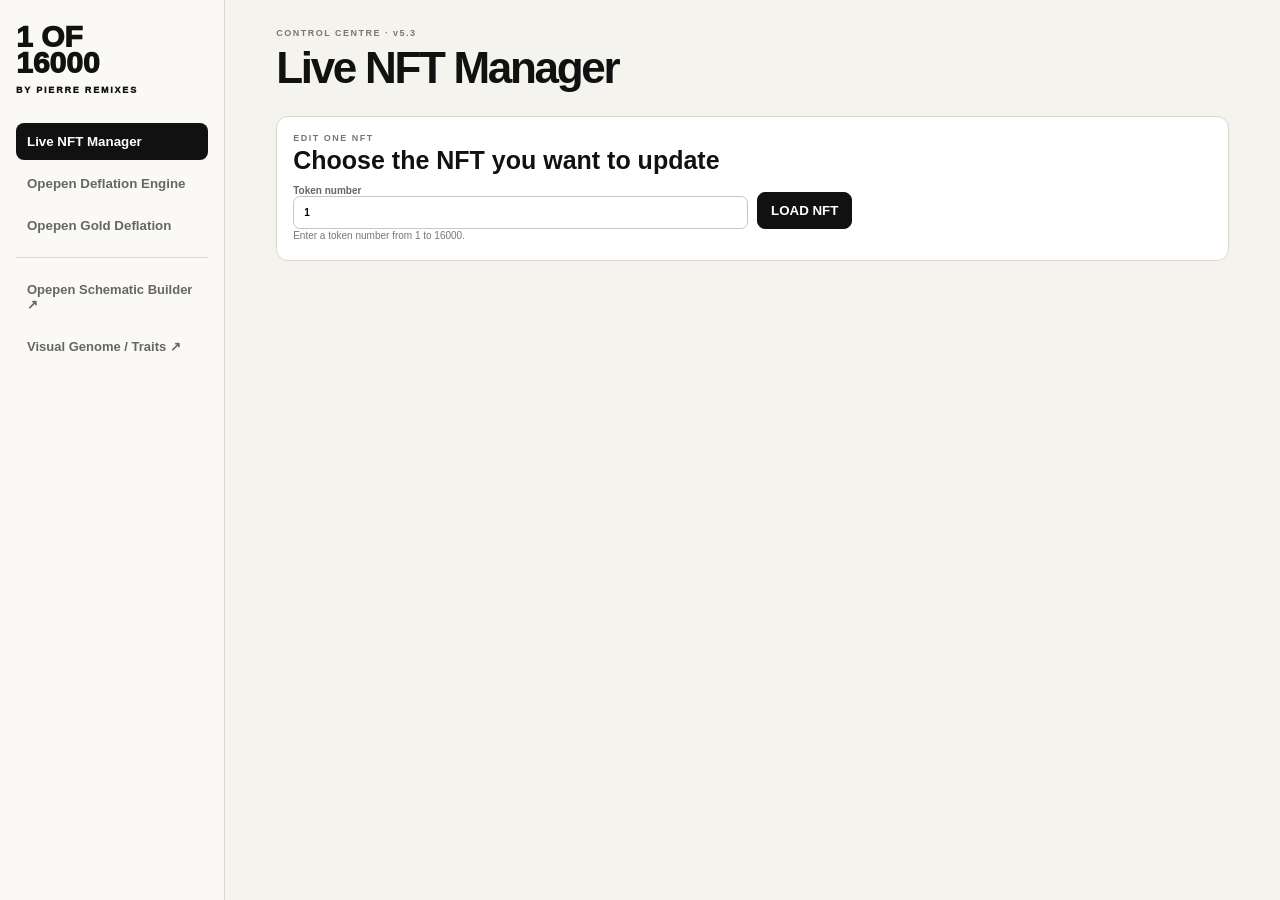
<file: public/index.html>
<!doctype html><html><head><meta charset="utf-8"><meta name="viewport" content="width=device-width,initial-scale=1"><title>1 OF 16000 — Control Centre</title><style>
:root{--bg:#f4f3ee;--card:#fff;--line:#d9d7d0;--ink:#111;--mut:#777;--red:#ff3b30;--green:#9bea00;--blue:#1677ff}*{box-sizing:border-box}body{margin:0;background:var(--bg);color:var(--ink);font:13px Inter,Arial,sans-serif}.app{display:grid;grid-template-columns:225px 1fr;min-height:100vh}.side{padding:24px 16px;border-right:1px solid var(--line);background:#faf9f5;position:sticky;top:0;height:100vh}.logo{font-size:30px;font-weight:950;line-height:.85}.logo small{display:block;font-size:9px;letter-spacing:1.8px;margin-top:12px}.nav{display:grid;gap:5px;margin-top:28px}.nav button,.nav a{border:0;background:transparent;color:#666;text-decoration:none;text-align:left;padding:11px;border-radius:8px;font-weight:850;cursor:pointer}.nav .on{background:#111;color:#fff}.sep{height:1px;background:var(--line);margin:8px 0}.main{padding:28px 4vw 70px;max-width:1450px;width:100%}.top{display:flex;justify-content:space-between;gap:16px;align-items:flex-start;margin-bottom:18px}.ey{font-size:9px;letter-spacing:1.5px;color:var(--mut);font-weight:900}.top h1{font-size:44px;letter-spacing:-2.3px;margin:5px 0}.panel{background:#fff;border:1px solid var(--line);border-radius:12px;padding:16px;margin:12px 0}.panel h2{font-size:25px;margin:3px 0 10px}.grid2{display:grid;grid-template-columns:1fr 1fr;gap:12px}.grid3{display:grid;grid-template-columns:repeat(3,1fr);gap:9px}.stat{background:#fff;border:1px solid var(--line);border-radius:12px;padding:16px}.stat span{font-size:9px;color:var(--mut);font-weight:850}.stat b{display:block;font-size:28px;margin-top:5px}.form{display:grid;grid-template-columns:1fr 1fr;gap:9px}.wide{grid-column:1/-1}input,textarea,select{width:100%;padding:10px;border:1px solid #c9c7c0;border-radius:7px;background:#fff;font:inherit}label{font-size:10px;color:#666;font-weight:850}.btn{border:1px solid #111;background:#111;color:#fff;padding:10px 13px;border-radius:8px;font-weight:850;cursor:pointer}.btn.out{background:#fff;color:#111;border-color:#bbb}.btn.red{background:var(--red);border-color:var(--red)}.btn.green{background:var(--green);color:#111;border-color:var(--green)}.btn.blue{background:var(--blue);border-color:var(--blue)}.btn:disabled{opacity:.45;cursor:not-allowed}.actions{display:flex;gap:7px;flex-wrap:wrap;margin-top:9px}.notice{padding:12px;border:1px solid #bbb;background:#fff;border-radius:8px;margin:9px 0;line-height:1.45}.notice.ok{border-color:#69af7f}.notice.warn{border-color:#d6ae54}.notice.bad{border-color:#df6f68}.art{aspect-ratio:1;background:#eee;border:1px solid var(--line);border-radius:10px;display:flex;align-items:center;justify-content:center;overflow:hidden}.art img{width:100%;height:100%;object-fit:contain}.mono{font:11px ui-monospace,Menlo,monospace;word-break:break-word;white-space:pre-wrap}.hidden{display:none!important}.scroll{max-height:430px;overflow:auto}table{width:100%;border-collapse:collapse}th,td{padding:8px;border-bottom:1px solid #eee;text-align:left;font-size:11px}th{font-size:9px;color:#777}.trait{display:grid;grid-template-columns:1fr 1fr 36px;gap:7px;margin:7px 0}.trait button{border:1px solid var(--line);background:#fff;border-radius:7px}.preview{border:1px solid #d8d8d8;border-radius:15px;overflow:hidden;background:#fff;max-width:470px;margin:auto}.preview .pimg{aspect-ratio:1;background:#f2f2f2}.preview .pimg img{width:100%;height:100%;object-fit:contain}.preview .pbody{padding:16px}.preview h3{font-size:20px;margin:0 0 6px}.preview p{color:#666;line-height:1.45}.preview .props{display:grid;grid-template-columns:repeat(3,1fr);gap:6px}.prop{background:#eef6ff;border:1px solid #c8e0ff;border-radius:9px;padding:8px;text-align:center}.prop small{display:block;color:#1677ff;text-transform:uppercase;font-size:8px;font-weight:900}.prop b{display:block;font-size:11px;margin-top:4px}.uploadbox{border:1px dashed #aaa;border-radius:10px;padding:14px;text-align:center;background:#fafafa}.tiny{font-size:10px;color:#777;line-height:1.45}.burnbox{border:2px solid #111}.burncount{font-size:56px;font-weight:950;letter-spacing:-3px;line-height:1;margin:8px 0}.walletline{display:flex;gap:8px;align-items:center;flex-wrap:wrap;margin-top:10px}.walletpill{border:1px solid var(--line);background:#fafafa;border-radius:99px;padding:8px 10px;font-size:10px;font-weight:850}@media(max-width:900px){.app{grid-template-columns:1fr}.side{position:relative;height:auto}.grid2,.grid3,.form{grid-template-columns:1fr}.main{padding:22px}.top{flex-direction:column}.preview{max-width:none}}
</style></head><body><div class="app"><aside class="side"><div class="logo">1 OF<br>16000<small>BY PIERRE REMIXES</small></div><div class="nav"><button class="on" onclick="show('manager',this)">Live NFT Manager</button><button onclick="show('deflation',this)">Opepen Deflation Engine</button><button onclick="show('gold',this)">Opepen Gold Deflation</button><div class="sep"></div><a href="/builder.html">Opepen Schematic Builder ↗</a><a href="/traits.html">Visual Genome / Traits ↗</a></div></aside><main class="main"><div class="top"><div><div class="ey">CONTROL CENTRE · v5.3</div><h1 id="title">Live NFT Manager</h1></div></div>
<section id="manager"><div class="panel"><div class="ey">EDIT ONE NFT</div><h2>Choose the NFT you want to update</h2><div class="form"><label>Token number<input id="tid" type="number" min="1" max="16000" value="1"></label><div style="align-self:end"><button class="btn" onclick="loadToken()">LOAD NFT</button></div></div><div id="tokenmsg" class="tiny">Enter a token number from 1 to 16000.</div></div><div id="editor" class="hidden"><div class="grid2"><div><div class="panel"><div class="ey">OPENSEA PREVIEW</div><h2>What collectors will see</h2><div class="preview"><div class="pimg"><img id="previewimg"></div><div class="pbody"><div class="ey">1 OF 16000</div><h3 id="previewname">Token</h3><p id="previewdesc"></p><div id="previewprops" class="props"></div></div></div><p id="owner" class="mono"></p><p id="muri" class="mono"></p></div></div><div><div class="panel"><div class="ey">STEP 1</div><h2>Replace the artwork</h2><div class="uploadbox"><input id="newfile" class="hidden" type="file" accept="image/png,image/jpeg,image/webp,image/gif,image/svg+xml"><button class="btn blue" onclick="document.getElementById('newfile').click()">UPLOAD NEW IMAGE</button><p class="tiny">Choose replacement artwork. It previews immediately. Uploading to IPFS updates the image field automatically.</p></div><div id="uploadmsg"></div><div class="actions"><button class="btn" onclick="uploadArtwork()">UPLOAD IMAGE TO IPFS</button></div></div><div class="panel"><div class="ey">STEP 2</div><h2>Edit metadata</h2><label>Name<input id="mname" oninput="renderPreview()"></label><label>Description<textarea id="mdesc" rows="5" oninput="renderPreview()"></textarea></label><label>External link<input id="mext" placeholder="https://..." oninput="renderPreview()"></label><input id="mimage" type="hidden"><div style="margin-top:12px"><div class="ey">PROPERTIES / TRAITS</div><div id="traits"></div><button class="btn out" onclick="addTrait()">+ ADD PROPERTY</button></div></div><div class="panel"><div class="ey">STEP 3</div><h2>Save and publish your draft</h2><div class="actions"><button class="btn green" onclick="saveDraft()">SAVE DRAFT</button><button class="btn blue" onclick="publishDraft()">PUBLISH DRAFT TO IPFS</button><button class="btn out" onclick="downloadMeta()">DOWNLOAD JSON</button></div><div id="draftmsg"></div><div class="walletline"><span id="managerwallet" class="walletpill">Wallet only needed for signing</span><button class="btn out" onclick="connectWallet('managerwallet')">CONNECT WALLET TO SIGN</button></div><p class="tiny"><b>Important:</b> publishing a draft to IPFS does not change the official NFT yet. The final collection update remains an owner-wallet transaction.</p></div></div></div></div></section>
<section id="deflation" class="hidden"><div class="panel"><div class="ey">ETHEREUM ERC-721 · OPEPEN.ART</div><h2>Scan new submissions and contributions</h2><p>Scan the public Set Submissions page and projects currently open for participation.</p><div class="actions"><button class="btn red" onclick="scanOpepen('main')">SCAN OPEPEN.ART NOW</button></div><div id="maincoverage" class="notice">Ready to scan.</div></div><div class="grid3"><div class="stat"><span>VISIBLE SUBMISSIONS</span><b id="mainsubs">0</b></div><div class="stat"><span>OPEN PROJECTS</span><b id="mainprojects">0</b></div><div class="stat"><span>CONTRIBUTED IMAGES</span><b id="maincontrib">0</b></div></div><div class="panel burnbox"><div class="ey">BURN ACTIONS</div><h2>1 OF 16000 burn queue</h2><div class="burncount" id="mainpending">0</div><p>Pending burn units. Nothing is burned until you prepare the batch and approve each wallet transaction.</p><label>Reserve token IDs you are willing to burn<textarea id="reserveids" rows="3" placeholder="15901-16000 or 15901,15902,15903"></textarea></label><div class="actions"><button class="btn" onclick="prepareMainBurn()">PREPARE BURN BATCH</button><button class="btn red" id="mainburnbtn" onclick="burnPreparedMain()" disabled>BURN WITH WALLET</button></div><div class="walletline"><span id="mainwallet" class="walletpill">Wallet not required until burn</span><button class="btn out" onclick="connectWallet('mainwallet')">CONNECT BURN WALLET</button></div><pre id="mainbatch" class="mono"></pre></div><div class="panel"><h2>Open participation projects</h2><div class="scroll"><table><thead><tr><th>PROJECT</th><th>EXPECTED</th><th>FOUND</th></tr></thead><tbody id="mainprojectsrows"></tbody></table></div></div><div class="panel"><h2>Recent contribution sample</h2><div class="scroll"><table><thead><tr><th>ID</th><th>PROJECT</th><th>WALLET</th><th>DATE</th></tr></thead><tbody id="mainrows"></tbody></table></div></div></section>
<section id="gold" class="hidden"><div class="panel"><div class="ey">BASE ERC-1155 · OPEPEN.ART</div><h2>Opepen Gold Deflation</h2><p>Uses the same Opepen activity but keeps separate Gold burn accounting.</p><div class="actions"><button class="btn red" onclick="scanOpepen('gold')">SCAN OPEPEN.ART FOR GOLD</button></div><div id="goldcoverage" class="notice">Ready to scan.</div></div><div class="grid3"><div class="stat"><span>VISIBLE SUBMISSIONS</span><b id="goldsubs">0</b></div><div class="stat"><span>OPEN PROJECTS</span><b id="goldprojects">0</b></div><div class="stat"><span>CONTRIBUTED IMAGES</span><b id="goldcontrib">0</b></div></div><div class="panel burnbox"><div class="ey">BURN ACTIONS</div><h2>Opepen Gold burn queue</h2><div class="burncount" id="goldpending">0</div><p>Pending Gold burn units. The site will only prepare a burn from Gold units actually held by the reserve wallet.</p><div class="form"><label>Reserve wallet<input id="goldwallet" placeholder="0x..."></label><label>Candidate item IDs<input id="goldids" value="1-113"></label></div><div class="actions"><button class="btn out" onclick="goldInventory()">READ RESERVE BALANCE</button><button class="btn" onclick="prepareGoldBurn()">PREPARE GOLD BURN</button><button class="btn red" disabled title="Enabled only after the deployed Gold burn method is verified">BURN WITH WALLET</button></div><div class="notice warn">Wallet execution stays disabled until the deployed Opepen Gold contract burn method is verified. No dead-address transfer fallback will be used.</div><pre id="goldinventory" class="mono"></pre><pre id="goldbatch" class="mono"></pre></div><div class="panel"><h2>Recent contribution sample</h2><div class="scroll"><table><tbody id="goldrows"></tbody></table></div></div></section>
</main></div><script>
const $=id=>document.getElementById(id);let tokenData=null,walletAddress='',traits=[],preparedMain=null;async function api(url,opt={}){const r=await fetch(url,opt),txt=await r.text();let b;try{b=JSON.parse(txt)}catch{b={detail:txt}}if(!r.ok)throw Error(b.detail||b.message||('HTTP '+r.status));return b}
function show(id,b){document.querySelectorAll('main>section').forEach(x=>x.classList.add('hidden'));$(id).classList.remove('hidden');document.querySelectorAll('.nav button').forEach(x=>x.classList.remove('on'));b.classList.add('on');$('title').textContent=b.textContent;if(id==='deflation')loadDefStatus('main');if(id==='gold')loadDefStatus('gold')}
async function connectWallet(labelId){if(!window.ethereum){alert('No Ethereum browser wallet found.');return null}try{const a=await window.ethereum.request({method:'eth_requestAccounts'});walletAddress=a?.[0]||'';if(labelId&&$(labelId))$(labelId).textContent=walletAddress?walletAddress.slice(0,6)+'…'+walletAddress.slice(-4):'Wallet not connected';return walletAddress}catch(e){alert(e.message);return null}}
async function loadToken(){const box=$('tokenmsg');box.className='notice';box.textContent='Loading NFT from Ethereum + IPFS…';try{tokenData=await api('/api/token/'+$('tid').value);$('editor').classList.remove('hidden');$('owner').textContent='Current owner: '+(tokenData.owner||'');$('muri').textContent='Live metadata: '+(tokenData.metadata_uri||'');$('mname').value=tokenData.metadata?.name||'';$('mdesc').value=tokenData.metadata?.description||'';$('mext').value=tokenData.metadata?.external_url||'';$('mimage').value=tokenData.image_uri||tokenData.metadata?.image||'';traits=(tokenData.metadata?.attributes||[]).map(x=>({trait_type:x.trait_type||'',value:String(x.value??'')}));const saved=localStorage.getItem('1of16000-draft-'+tokenData.token_id);if(saved){try{const d=JSON.parse(saved);$('mname').value=d.name||$('mname').value;$('mdesc').value=d.description||$('mdesc').value;$('mext').value=d.external_url||$('mext').value;$('mimage').value=d.image||$('mimage').value;traits=(d.attributes||traits).map(x=>({trait_type:x.trait_type||'',value:String(x.value??'')}))}catch{}}renderTraits();const im=$('previewimg');let xs=tokenData.image_candidates||[];let ix=0;im.onerror=()=>{ix++;if(ix<xs.length)im.src=xs[ix]};im.src=tokenData.image_preview||xs[0]||'';renderPreview();box.className='notice ok';box.textContent='NFT loaded.'}catch(e){box.className='notice bad';box.textContent=e.message}}
$('newfile').onchange=e=>{const f=e.target.files[0];if(f){$('previewimg').src=URL.createObjectURL(f);$('uploadmsg').innerHTML='<div class="notice">New artwork selected. Upload it to IPFS when ready.</div>'}}
async function uploadArtwork(){try{const f=$('newfile').files[0];if(!f)throw Error('Choose a new image first.');const fd=new FormData();fd.append('file',f);$('uploadmsg').innerHTML='<div class="notice">Uploading artwork to IPFS…</div>';const b=await api('/api/filebase/add',{method:'POST',body:fd});$('mimage').value=b.uri;$('uploadmsg').innerHTML='<div class="notice ok">Artwork uploaded: '+b.uri+'</div>';renderPreview()}catch(e){$('uploadmsg').innerHTML='<div class="notice bad">'+e.message+'</div>'}}
function renderTraits(){$('traits').innerHTML=traits.map((t,i)=>`<div class="trait"><input value="${esc(t.trait_type)}" placeholder="Property" oninput="traits[${i}].trait_type=this.value;renderPreview()"><input value="${esc(t.value)}" placeholder="Value" oninput="traits[${i}].value=this.value;renderPreview()"><button onclick="traits.splice(${i},1);renderTraits();renderPreview()">×</button></div>`).join('')}function addTrait(){traits.push({trait_type:'',value:''});renderTraits()}function esc(s){return String(s??'').replace(/&/g,'&amp;').replace(/"/g,'&quot;').replace(/</g,'&lt;')}
function currentMeta(){if(!tokenData)return null;return {...tokenData.metadata,name:$('mname').value,description:$('mdesc').value,external_url:$('mext').value,image:$('mimage').value,attributes:traits.filter(x=>x.trait_type||x.value)}}function renderPreview(){$('previewname').textContent=$('mname').value||('Token #'+(tokenData?.token_id||''));$('previewdesc').textContent=$('mdesc').value||'';$('previewprops').innerHTML=traits.filter(x=>x.trait_type||x.value).slice(0,12).map(x=>`<div class="prop"><small>${esc(x.trait_type)}</small><b>${esc(x.value)}</b></div>`).join('')}
function saveDraft(){const m=currentMeta();if(!m)return;localStorage.setItem('1of16000-draft-'+tokenData.token_id,JSON.stringify(m));$('draftmsg').innerHTML='<div class="notice ok">Draft saved in this browser.</div>'}
async function publishDraft(){try{const m=currentMeta();if(!m)throw Error('Load an NFT first.');$('draftmsg').innerHTML='<div class="notice">Publishing metadata draft to IPFS…</div>';const b=await api('/api/filebase/json',{method:'POST',headers:{'Content-Type':'application/json'},body:JSON.stringify({filename:tokenData.token_id+'.json',metadata:m})});let msg='<div class="notice ok">Draft published: '+b.uri+'</div>';if(walletAddress&&window.ethereum){const text='1 OF 16000 metadata draft\nToken: '+tokenData.token_id+'\nURI: '+b.uri;const hex='0x'+[...new TextEncoder().encode(text)].map(x=>x.toString(16).padStart(2,'0')).join('');try{const sig=await window.ethereum.request({method:'personal_sign',params:[hex,walletAddress]});msg+='<div class="notice ok">Wallet signature recorded locally: '+sig.slice(0,18)+'…</div>'}catch{}}$('draftmsg').innerHTML=msg}catch(e){$('draftmsg').innerHTML='<div class="notice bad">'+e.message+'</div>'}}
function downloadMeta(){const m=currentMeta();if(!m)return;const a=document.createElement('a');a.href=URL.createObjectURL(new Blob([JSON.stringify(m,null,2)],{type:'application/json'}));a.download=tokenData.token_id+'.json';a.click()}
async function loadDefStatus(which){try{const b=await api('/api/deflation/'+which+'/status'),c=b.counts||{};$(which+'pending').textContent=c.pending||0;const el=$(which+'coverage');if(b.database_configured){el.className='notice ok';el.textContent=b.last_scan?.notes||'Persistent burn accounting ready.'}else{el.className='notice warn';el.innerHTML='<b>Live scanning works.</b> Persistent burn accounting is not connected, so scans display activity but do not create burn debt.'}}catch(e){$(which+'coverage').className='notice bad';$(which+'coverage').textContent=e.message}}
async function scanOpepen(which){const el=$(which+'coverage');el.className='notice';el.textContent='Scanning opepen.art…';try{const b=await api('/api/deflation/'+which+'/scan',{method:'POST'}),s=b.live_scan||{};$(which+'subs').textContent=s.submissions_visible??0;$(which+'projects').textContent=s.open_projects??0;$(which+'contrib').textContent=s.contribution_images??0;el.className='notice '+(b.certified?'ok':'warn');el.innerHTML=`<b>LIVE SCAN COMPLETE</b><br>${s.submissions_visible||0} visible submissions · ${s.open_projects||0} open projects · ${s.contribution_images||0} contributed images.${b.persistence?' Persistent deduplication active.':' Display-only scan: no burn debt created.'}`;if($(which+'projectsrows'))$(which+'projectsrows').innerHTML=(s.projects||[]).map(p=>`<tr><td>${p.name||p.error||'—'}</td><td>${p.contributions_count??'—'}</td><td>${p.images_found??'—'}</td></tr>`).join('');$(which+'rows').innerHTML=(s.sample_contributions||[]).map(x=>`<tr><td>${x.id||''}</td><td>${x.project_name||''}</td><td class=mono>${x.contributor_address||'—'}</td><td>${x.created_at||'—'}</td></tr>`).join('')||'<tr><td>No contribution rows returned.</td></tr>';await loadDefStatus(which)}catch(e){el.className='notice bad';el.textContent=e.message}}
async function prepareMainBurn(){try{preparedMain=await api('/api/deflation/main/prepare',{method:'POST',headers:{'Content-Type':'application/json'},body:JSON.stringify({reserve_ids:$('reserveids').value})});$('mainbatch').textContent=JSON.stringify(preparedMain,null,2);$('mainburnbtn').disabled=!(preparedMain.token_ids&&preparedMain.token_ids.length)}catch(e){$('mainbatch').textContent=e.message}}
async function burnPreparedMain(){if(!preparedMain?.token_ids?.length)return;const acct=walletAddress||await connectWallet('mainwallet');if(!acct)return;try{const chain=await window.ethereum.request({method:'eth_chainId'});if(chain!=='0x1')await window.ethereum.request({method:'wallet_switchEthereumChain',params:[{chainId:'0x1'}]});for(const tid of preparedMain.token_ids){const id=BigInt(tid).toString(16).padStart(64,'0');const data='0x42966c68'+id;await window.ethereum.request({method:'eth_sendTransaction',params:[{from:acct,to:preparedMain.contract,data}]})}alert('Burn transaction(s) submitted to your wallet/network. Refresh after confirmation.')}catch(e){alert(e.message)}}
async function goldInventory(){try{const b=await api('/api/deflation/gold/inventory',{method:'POST',headers:{'Content-Type':'application/json'},body:JSON.stringify({wallet:$('goldwallet').value,item_ids:$('goldids').value})});$('goldinventory').textContent=JSON.stringify(b,null,2)}catch(e){$('goldinventory').textContent=e.message}}
async function prepareGoldBurn(){try{const b=await api('/api/deflation/gold/prepare',{method:'POST',headers:{'Content-Type':'application/json'},body:JSON.stringify({wallet:$('goldwallet').value,item_ids:$('goldids').value})});$('goldbatch').textContent=JSON.stringify(b,null,2)}catch(e){$('goldbatch').textContent=e.message}}
</script></body></html>
</file>
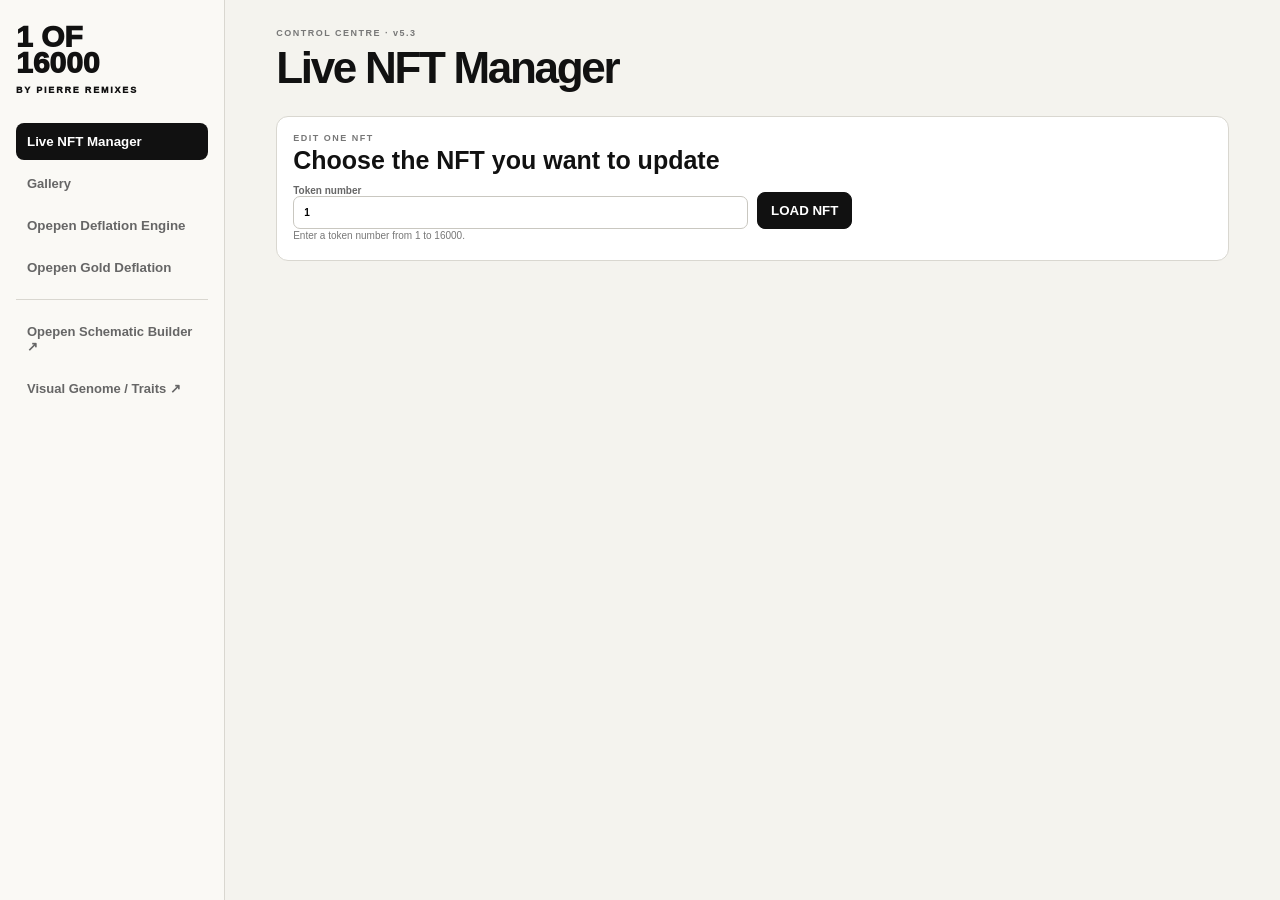
<file: public/home.html>
<!doctype html><html><head><meta charset="utf-8"><meta name="viewport" content="width=device-width,initial-scale=1"><title>1 OF 16000</title></head><body><script>(async()=>{try{const r=await fetch('/public/index.html?nav=gallery',{cache:'no-store'});let h=await r.text();h=h.replace('<button class="on" onclick="show(\'manager\',this)">Live NFT Manager</button>','<button class="on" onclick="show(\'manager\',this)">Live NFT Manager</button><a href="/gallery.html">Gallery</a>');document.open();document.write(h);document.close()}catch(e){document.body.innerHTML='<p style="font-family:Arial;padding:30px">Could not load Control Centre.</p>'}})();</script></body></html>
</file>
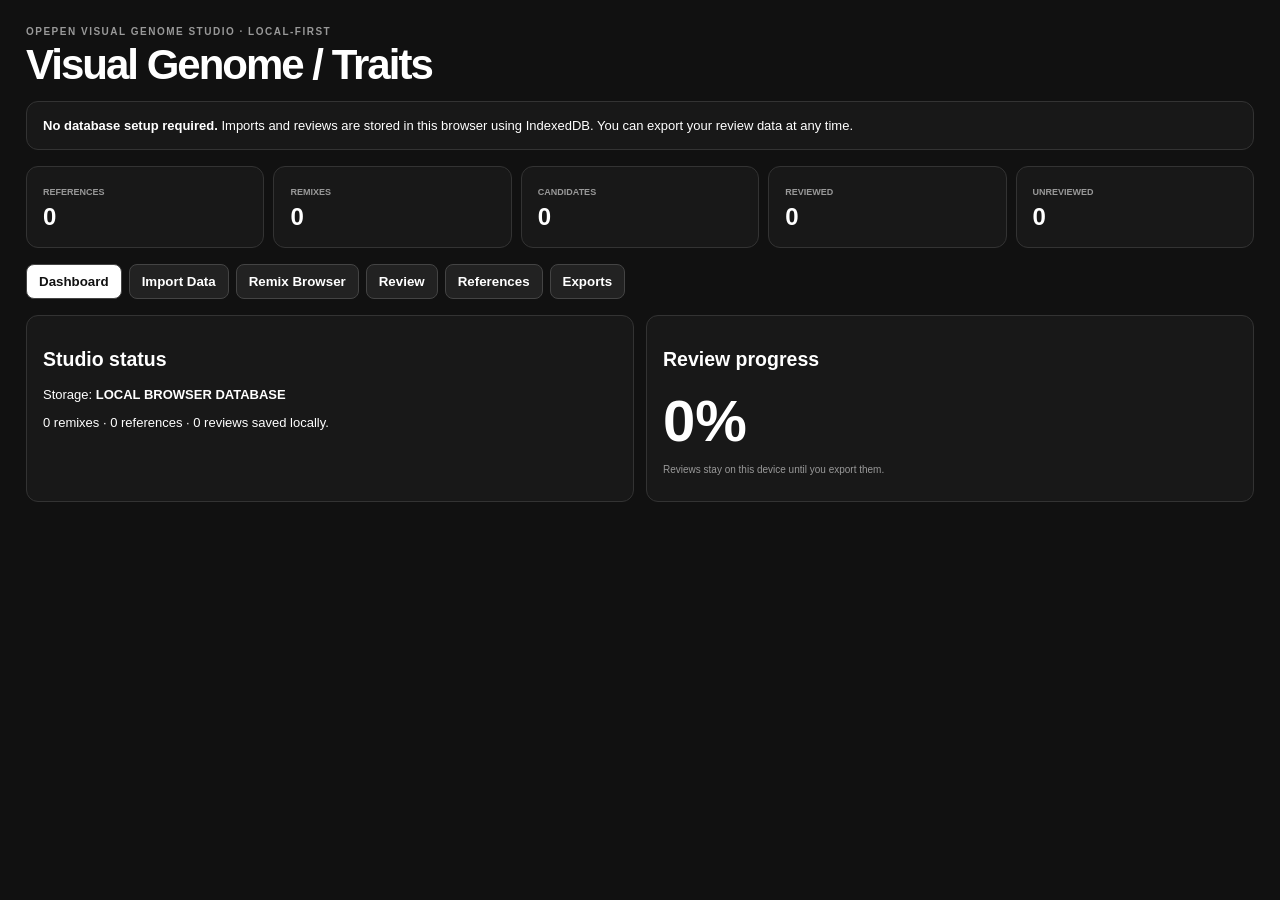
<file: public/traits.html>
<!doctype html><html><head><meta charset="utf-8"><meta name="viewport" content="width=device-width,initial-scale=1"><title>Visual Genome / Traits</title><style>:root{--bg:#111;--card:#181818;--line:#333;--ink:#fff;--mut:#999;--green:#0b8d4b}*{box-sizing:border-box}body{margin:0;background:var(--bg);color:var(--ink);font:13px Inter,Arial,sans-serif;padding:26px}h1{font-size:42px;letter-spacing:-2px;margin:4px 0 8px}.ey{font-size:10px;letter-spacing:1.5px;color:var(--mut);font-weight:850}.notice,.panel,.card{border:1px solid var(--line);background:var(--card);border-radius:12px;padding:16px}.notice{margin:12px 0}.cards{display:grid;grid-template-columns:repeat(5,1fr);gap:9px;margin:16px 0}.card span{font-size:9px;color:var(--mut);font-weight:800}.card b{display:block;font-size:24px;margin-top:5px}.tabs{display:flex;gap:7px;flex-wrap:wrap;margin:16px 0}.tabs button,.btn{border:1px solid #444;background:#222;color:#fff;padding:9px 12px;border-radius:8px;font-weight:800;cursor:pointer}.tabs button.on,.btn.primary{background:#fff;color:#111}.btn.green{background:var(--green);border-color:var(--green)}.sub{display:none}.sub.on{display:block}.grid2{display:grid;grid-template-columns:1fr 1fr;gap:12px}.form{display:grid;grid-template-columns:1fr 1fr;gap:9px}input,textarea,select{width:100%;padding:9px;border:1px solid #444;border-radius:7px;background:#202020;color:#fff}.scroll{max-height:520px;overflow:auto}table{width:100%;border-collapse:collapse}th,td{padding:8px;border-bottom:1px solid #303030;text-align:left;font-size:11px}th{font-size:9px;color:#888}.matchgrid{display:grid;grid-template-columns:repeat(5,1fr);gap:9px}.match{border:1px solid #444;background:#202020;border-radius:9px;padding:9px}.match.approved{outline:2px solid #fff}.match img{width:100%;aspect-ratio:1;object-fit:contain;background:#252525}.tag{display:inline-block;border:1px solid #555;border-radius:99px;padding:5px 7px;font-size:10px;margin:3px;cursor:pointer}.tag.on{background:#fff;color:#111}.mono{font:11px ui-monospace,Menlo,monospace;white-space:pre-wrap;word-break:break-word}.mini{font-size:10px;color:#999}.art{aspect-ratio:1;background:#202020;border:1px solid #444;border-radius:10px;display:flex;align-items:center;justify-content:center;overflow:hidden}.art img{max-width:100%;max-height:100%}@media(max-width:900px){.cards,.grid2,.matchgrid,.form{grid-template-columns:1fr}}</style></head><body><div class="ey">OPEPEN VISUAL GENOME STUDIO · LOCAL-FIRST</div><h1>Visual Genome / Traits</h1><div class="notice"><b>No database setup required.</b> Imports and reviews are stored in this browser using IndexedDB. You can export your review data at any time.</div><div class="cards"><div class="card"><span>REFERENCES</span><b id="refs">0</b></div><div class="card"><span>REMIXES</span><b id="rems">0</b></div><div class="card"><span>CANDIDATES</span><b id="cands">0</b></div><div class="card"><span>REVIEWED</span><b id="reviewed">0</b></div><div class="card"><span>UNREVIEWED</span><b id="unreviewed">0</b></div></div><div class="tabs"><button class="on" onclick="tab('dashboard',this)">Dashboard</button><button onclick="tab('setup',this)">Import Data</button><button onclick="tab('browser',this)">Remix Browser</button><button onclick="tab('review',this)">Review</button><button onclick="tab('reference',this)">References</button><button onclick="tab('exports',this)">Exports</button></div><section id="dashboard" class="sub on"><div class="grid2"><div class="panel"><h2>Studio status</h2><p>Storage: <b>LOCAL BROWSER DATABASE</b></p><p id="statusline">Ready.</p></div><div class="panel"><h2>Review progress</h2><div id="progress" style="font-size:58px;font-weight:900">0%</div><p class="mini">Reviews stay on this device until you export them.</p></div></div></section><section id="setup" class="sub"><div class="grid2"><div class="panel"><h2>Import remix matches</h2><p>Upload <code>remix_matches.json</code> or CSV.</p><input id="matchfile" type="file" accept=".json,.csv"><button class="btn green" onclick="importMatches()">IMPORT MATCHES</button><div id="matchout"></div></div><div class="panel"><h2>Import reference metadata</h2><p>Upload <code>reference_metadata.json</code>.</p><input id="reffile" type="file" accept=".json"><button class="btn green" onclick="importRefs()">IMPORT REFERENCES</button><div id="refout"></div></div></div></section><section id="browser" class="sub"><div class="panel"><div class="form"><input id="q" placeholder="Search token / remix key"><select id="filter"><option value="all">All</option><option value="unreviewed">Unreviewed</option><option value="reviewed">Reviewed</option><option value="approved">Approved</option><option value="uncertain">Uncertain</option></select></div><button class="btn" onclick="loadRemixes()">SEARCH</button><div class="scroll"><table><thead><tr><th>REMIX</th><th>TOKEN</th><th>STATUS</th></tr></thead><tbody id="rows"></tbody></table></div></div></section><section id="review" class="sub"><div class="panel"><div class="form"><input id="reviewkey" placeholder="Remix/token ID"><button class="btn primary" onclick="loadReview()">LOAD REVIEW</button></div></div><div id="reviewarea" style="display:none"><div class="grid2"><div class="panel"><h2 id="title">Remix</h2><div class="art"><img id="remiximg"></div></div><div class="panel"><h2>Review decision</h2><select id="reviewstatus"><option value="reviewed">Reviewed</option><option value="approved">Approved</option><option value="uncertain">Uncertain</option><option value="original">Original / no source</option></select><label>Notes<textarea id="notes" rows="5"></textarea></label><button class="btn green" onclick="saveReview()">SAVE REVIEW</button></div></div><h2>Top source candidates</h2><div id="matches" class="matchgrid"></div><div class="panel"><h2>Remixed elements</h2><div id="elements"></div></div></div></section><section id="reference" class="sub"><div class="panel"><div class="form"><input id="refq" placeholder="Search set / artist"><input id="setnum" placeholder="Set number"></div><button class="btn" onclick="loadRefs()">BROWSE REFERENCES</button><div id="refgrid" class="matchgrid"></div></div></section><section id="exports" class="sub"><div class="grid2"><div class="panel"><h2>Export reviews</h2><p>Download every saved review as JSON.</p><button class="btn green" onclick="exportReviews()">DOWNLOAD REVIEWS JSON</button></div><div class="panel"><h2>Build OpenSea traits</h2><div class="form"><input id="exportkey" placeholder="Remix/token ID"><button class="btn primary" onclick="buildExport()">BUILD METADATA</button></div><pre id="exportout" class="mono"></pre><button class="btn" onclick="downloadExport()">DOWNLOAD JSON</button></div></div></section><script>const $=x=>document.getElementById(x),ELS=['Opepen silhouette','rounded grid','circle geometry','construction grid','frame','symmetry','source palette','RGB','CMYK','neon','high contrast','gradient','grain','noise','paper','halftone','spray','paint','scanlines','pixel texture','handwritten notes','measurements','arrows','scribble','graffiti','typography','symbols','pixel glitch','RGB split','distortion','glow','torn paper','collage','mixed media','photographic fragments','frog','face','glasses','skull','icon','logo','figure','object'];let db,cur=null,exp=null;function openDB(){return new Promise((res,rej)=>{let r=indexedDB.open('visual-genome-local',2);r.onupgradeneeded=e=>{let d=e.target.result;if(!d.objectStoreNames.contains('remixes'))d.createObjectStore('remixes',{keyPath:'remix_key'});if(!d.objectStoreNames.contains('references'))d.createObjectStore('references',{keyPath:'id'});if(!d.objectStoreNames.contains('reviews'))d.createObjectStore('reviews',{keyPath:'remix_key'})};r.onsuccess=()=>{db=r.result;res(db)};r.onerror=()=>rej(r.error)})}function store(n,m='readonly'){return db.transaction(n,m).objectStore(n)}function all(n){return new Promise((res,rej)=>{let r=store(n).getAll();r.onsuccess=()=>res(r.result);r.onerror=()=>rej(r.error)})}function get(n,k){return new Promise((res,rej)=>{let r=store(n).get(k);r.onsuccess=()=>res(r.result);r.onerror=()=>rej(r.error)})}function put(n,v){return new Promise((res,rej)=>{let r=store(n,'readwrite').put(v);r.onsuccess=()=>res(v);r.onerror=()=>rej(r.error)})}function tab(id,b){document.querySelectorAll('.sub').forEach(x=>x.classList.remove('on'));$(id).classList.add('on');document.querySelectorAll('.tabs button').forEach(x=>x.classList.remove('on'));b.classList.add('on');if(id==='browser')loadRemixes();if(id==='reference')loadRefs()}function csvRows(t){let ls=t.trim().split(/\r?\n/),h=ls.shift().split(',').map(x=>x.trim());return ls.map(l=>{let v=l.split(',');let o={};h.forEach((k,i)=>o[k]=v[i]?.trim()||'');return o})}function normMatches(data){let src=Array.isArray(data)?data:(data.remixes||data.items||Object.entries(data).map(([k,v])=>({remix_key:k,...(typeof v==='object'?v:{})})));return src.map((x,i)=>{let key=String(x.remix_key??x.token_id??x.token??x.id??i+1),c=x.candidates||x.matches||x.supporting_matches||[];if(!Array.isArray(c))c=[];return {remix_key:key,token_id:Number(x.token_id??x.token??key)||null,image:x.image||x.image_url||x.remix_url||'',candidates:c.map((z,j)=>({rank:z.rank??j+1,set_number:z.set_number??z.set??'',set_name:z.set_name||z.name||'',artist:z.artist||'',score:z.score??z.similarity??0,confidence:z.confidence||'',reference_url:z.reference_url||z.image||z.image_url||z.url||''}))}})}async function importMatches(){try{let f=$('matchfile').files[0];if(!f)throw Error('Choose a file');let txt=await f.text(),data=f.name.endsWith('.csv')?csvRows(txt):JSON.parse(txt),rows=normMatches(data);let tx=db.transaction('remixes','readwrite'),s=tx.objectStore('remixes');rows.forEach(x=>s.put(x));await new Promise((r,j)=>{tx.oncomplete=r;tx.onerror=()=>j(tx.error)});$('matchout').textContent='Imported '+rows.length+' remixes';status()}catch(e){$('matchout').textContent=e.message}}async function importRefs(){try{let f=$('reffile').files[0];if(!f)throw Error('Choose a file');let data=JSON.parse(await f.text()),src=Array.isArray(data)?data:(data.references||data.items||[]),rows=src.map((x,i)=>({id:String(x.id??x.uuid??x.local_file??i),set_number:x.set_number??x.set??'',set_name:x.set_name||x.name||'',artist:x.artist||'',source_url:x.source_url||x.image||x.image_url||x.url||'',local_file:x.local_file||x.filename||''}));let tx=db.transaction('references','readwrite'),s=tx.objectStore('references');rows.forEach(x=>s.put(x));await new Promise((r,j)=>{tx.oncomplete=r;tx.onerror=()=>j(tx.error)});$('refout').textContent='Imported '+rows.length+' references';status()}catch(e){$('refout').textContent=e.message}}async function status(){let [r,m,v]=await Promise.all([all('references'),all('remixes'),all('reviews')]),c=m.reduce((n,x)=>n+(x.candidates?.length||0),0);$('refs').textContent=r.length;$('rems').textContent=m.length;$('cands').textContent=c;$('reviewed').textContent=v.length;$('unreviewed').textContent=Math.max(0,m.length-v.length);$('progress').textContent=(m.length?Math.round(v.length/m.length*100):0)+'%';$('statusline').textContent=`${m.length} remixes · ${r.length} references · ${v.length} reviews saved locally.`}async function loadRemixes(){let [m,v]=await Promise.all([all('remixes'),all('reviews')]),rm=new Map(v.map(x=>[x.remix_key,x])),q=$('q').value.toLowerCase(),f=$('filter').value;let rows=m.filter(x=>!q||x.remix_key.toLowerCase().includes(q)||String(x.token_id||'').includes(q)).filter(x=>{let s=rm.get(x.remix_key)?.status||'unreviewed';return f==='all'||f===s||(f==='reviewed'&&s!=='unreviewed')}).slice(0,500);$('rows').innerHTML=rows.map(x=>{let s=rm.get(x.remix_key)?.status||'unreviewed';return `<tr onclick="openReview('${x.remix_key}')" style="cursor:pointer"><td>${x.remix_key}</td><td>${x.token_id??''}</td><td>${s}</td></tr>`}).join('')||'<tr><td colspan=3>No remixes found.</td></tr>'}function openReview(k){$('reviewkey').value=k;tab('review',document.querySelectorAll('.tabs button')[3]);loadReview()}async function loadReview(){let k=$('reviewkey').value.trim(),m=await get('remixes',k);if(!m){alert('Remix not found in local data');return}let r=await get('reviews',k)||{remix_key:k,status:'reviewed',approved_sources:[],remixed_elements:{},notes:''};cur={remix:m,review:r};$('reviewarea').style.display='block';$('title').textContent='Remix '+k;$('reviewstatus').value=r.status||'reviewed';$('notes').value=r.notes||'';$('remiximg').src=m.image||'';$('matches').innerHTML=(m.candidates||[]).slice(0,5).map(c=>`<div class="match ${(r.approved_sources||[]).some(a=>String(a.rank)==String(c.rank))?'approved':''}" data-rank="${c.rank}"><img src="${c.reference_url||''}" onerror="this.style.opacity=.15"><b>#${c.rank} ${c.set_name||c.set_number||'Source'}</b><div>${c.artist||''}</div><div class="mini">score ${Number(c.score||0).toFixed(3)}</div><button class="btn" onclick="toggle(${c.rank})">APPROVE / REMOVE</button></div>`).join('');renderEls()}function approved(){return [...document.querySelectorAll('.match.approved')].map(b=>cur.remix.candidates.find(x=>String(x.rank)===String(b.dataset.rank)))}function toggle(r){document.querySelector(`.match[data-rank="${r}"]`)?.classList.toggle('approved');renderEls()}function renderEls(){let old=cur.review?.remixed_elements||{};$('elements').innerHTML=approved().map(s=>{let k=String(s.set_number||s.set_name||s.rank);return `<div class="panel"><b>${s.set_name||s.set_number||'Source'} · ${s.artist||''}</b><div data-key="${encodeURIComponent(k)}">${ELS.map(e=>`<span class="tag ${(old[k]||[]).includes(e)?'on':''}" onclick="this.classList.toggle('on')">${e}</span>`).join('')}</div></div>`}).join('')||'<p>Approve one or more source candidates.</p>'}async function saveReview(){let elements={};document.querySelectorAll('[data-key]').forEach(d=>elements[decodeURIComponent(d.dataset.key)]=[...d.querySelectorAll('.tag.on')].map(x=>x.textContent));let r={remix_key:cur.remix.remix_key,status:$('reviewstatus').value,approved_sources:approved(),remixed_elements:elements,notes:$('notes').value,updated_at:new Date().toISOString()};await put('reviews',r);cur.review=r;await status();alert('Review saved locally')}async function loadRefs(){let r=await all('references'),q=$('refq').value.toLowerCase(),sn=$('setnum').value.trim();r=r.filter(x=>(!q||(`${x.set_name} ${x.artist}`).toLowerCase().includes(q))&&(!sn||String(x.set_number)===sn)).slice(0,100);$('refgrid').innerHTML=r.map(x=>`<div class="match"><img src="${x.source_url||''}" onerror="this.style.opacity=.15"><b>${x.set_number||''} ${x.set_name||''}</b><div>${x.artist||''}</div></div>`).join('')}async function buildExport(){let k=$('exportkey').value.trim(),m=await get('remixes',k),r=await get('reviews',k);if(!m){$('exportout').textContent='Remix not found';return}let attrs=[];(r?.approved_sources||[]).forEach(s=>{attrs.push({trait_type:'Source Set',value:s.set_name||s.set_number});if(s.artist)attrs.push({trait_type:'Source Artist',value:s.artist})});Object.entries(r?.remixed_elements||{}).forEach(([src,els])=>els.forEach(e=>attrs.push({trait_type:'Remixed Element',value:e})));exp={name:`1 OF 16000 #${m.token_id||m.remix_key}`,image:m.image||'',attributes:attrs};$('exportout').textContent=JSON.stringify(exp,null,2)}function dl(name,obj){let a=document.createElement('a');a.href=URL.createObjectURL(new Blob([JSON.stringify(obj,null,2)],{type:'application/json'}));a.download=name;a.click()}function downloadExport(){if(exp)dl(($('exportkey').value||'metadata')+'.json',exp)}async function exportReviews(){dl('visual-genome-reviews.json',await all('reviews'))}openDB().then(status).catch(e=>{$('statusline').textContent='Local storage error: '+e.message});</script></body></html>
</file>
